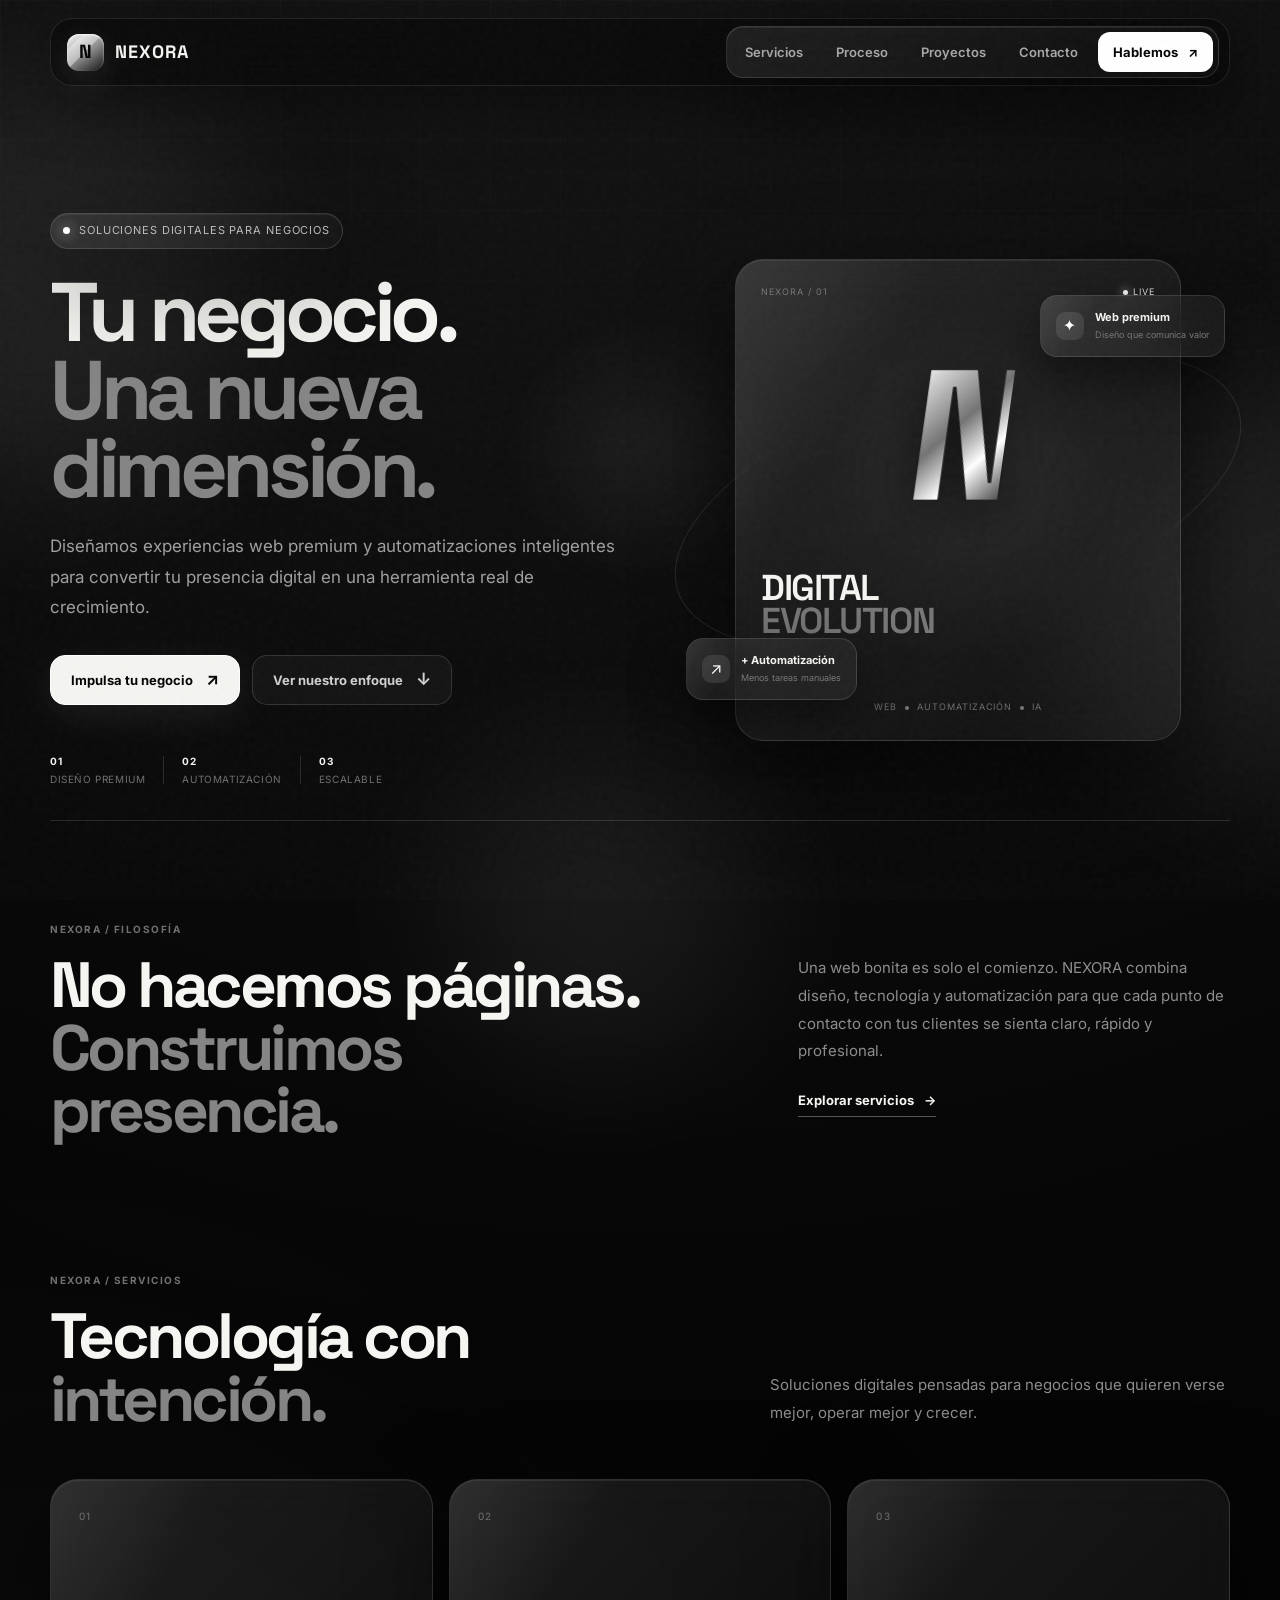
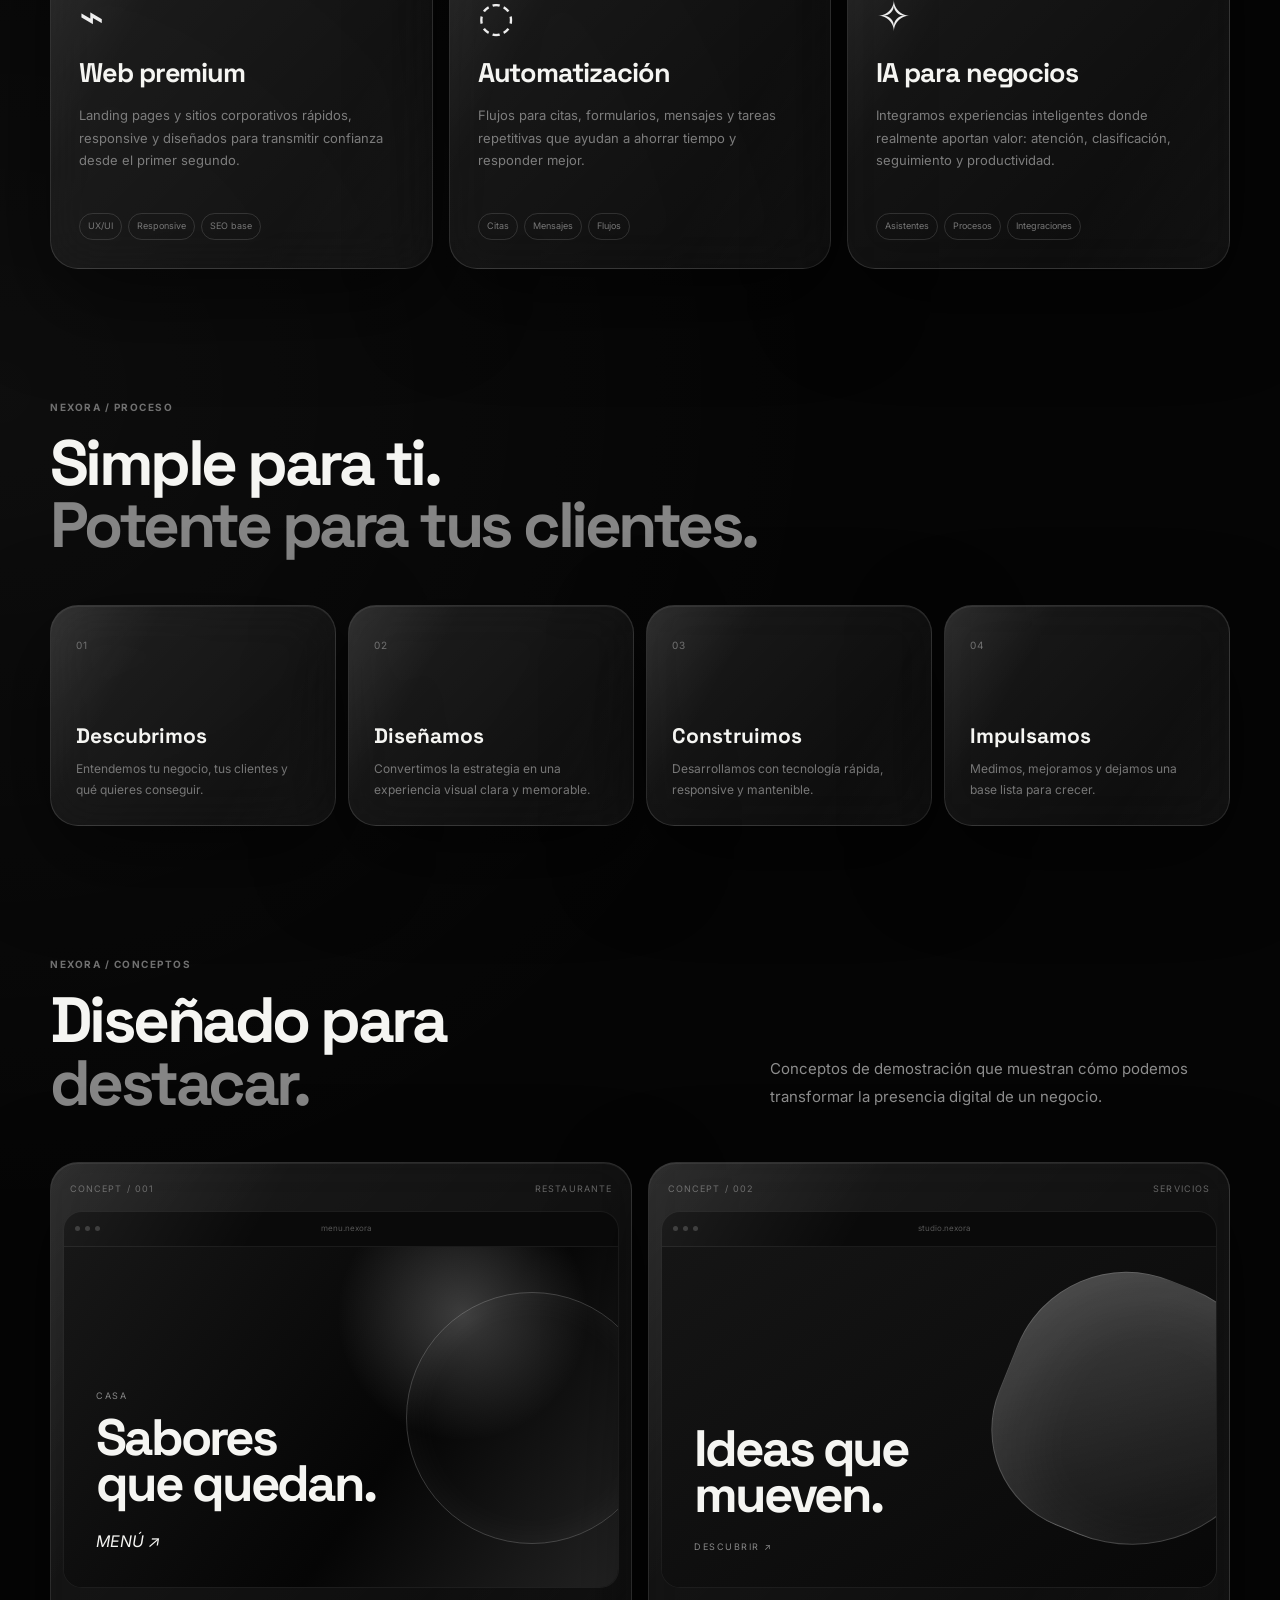
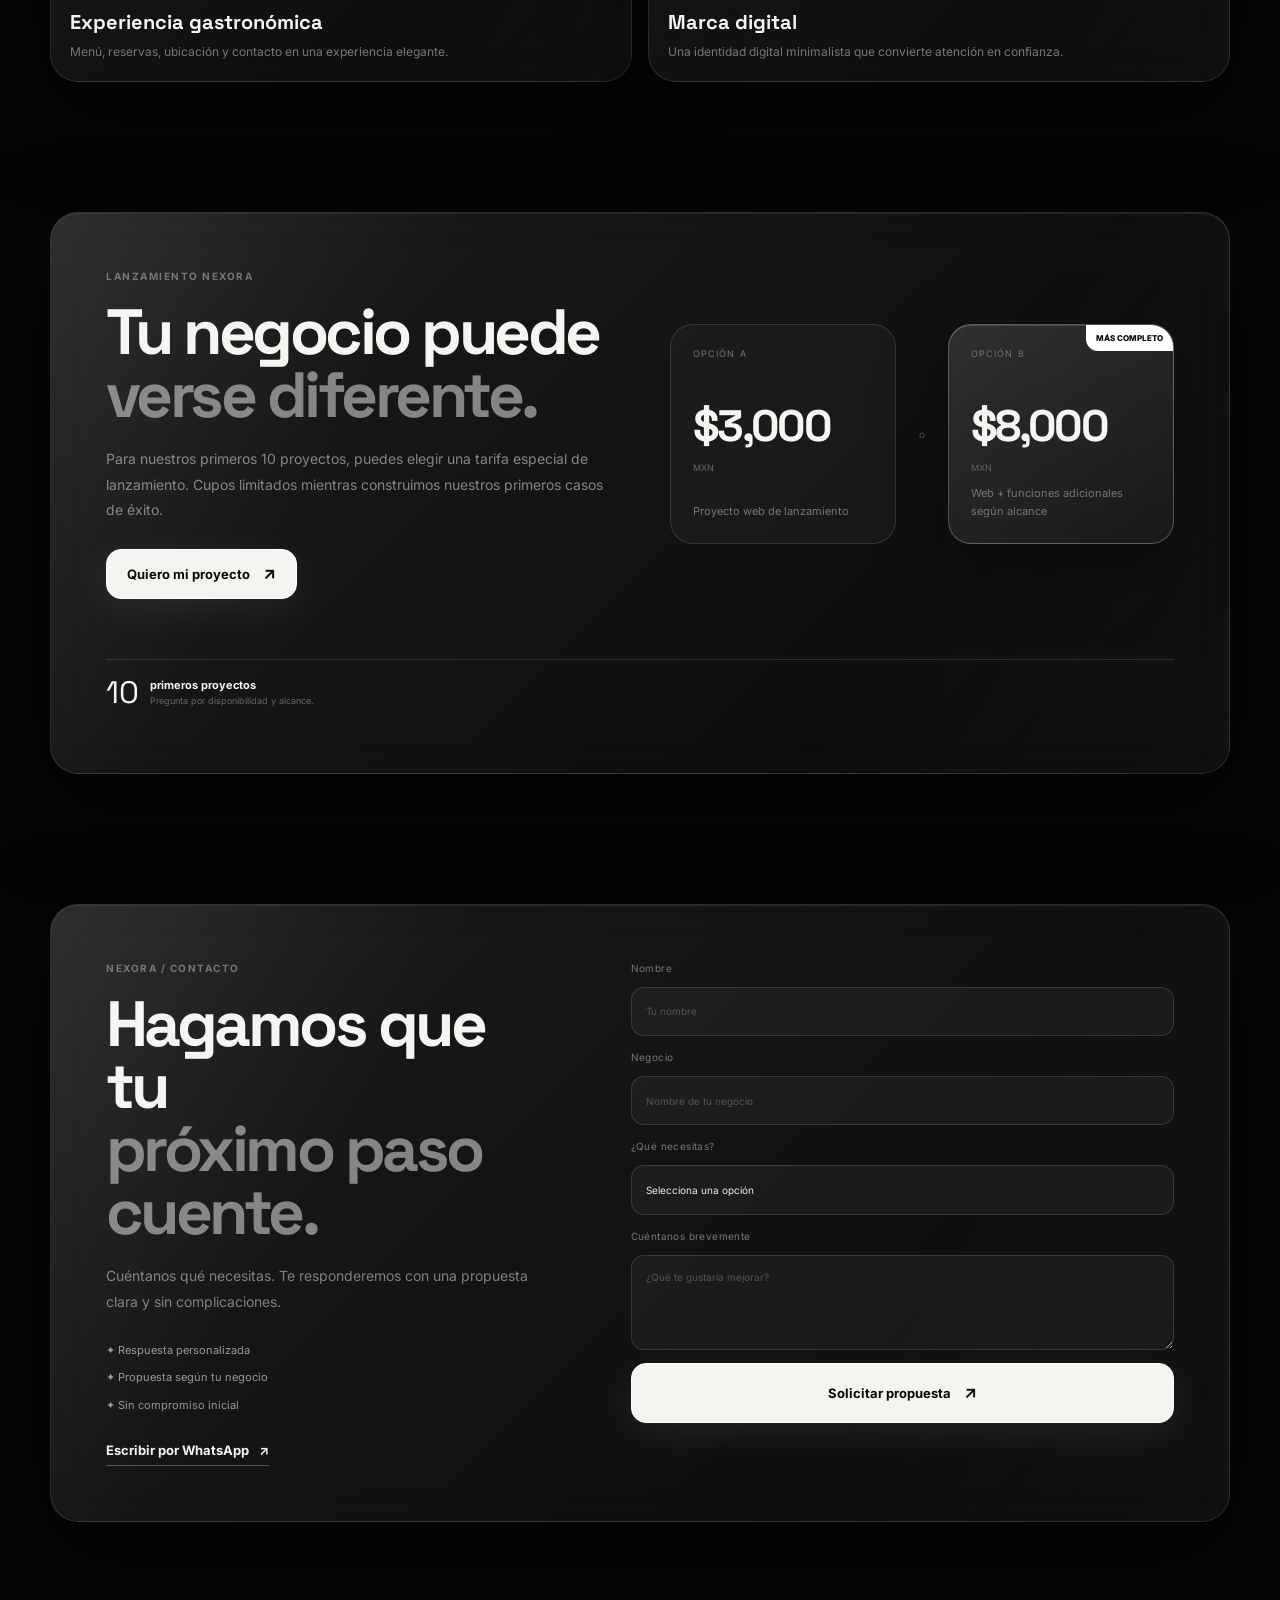
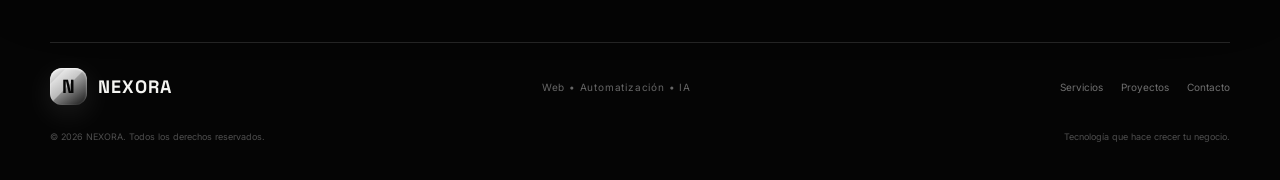
<file: index.html>
<!doctype html>
<html lang="es">
<head>
  <meta charset="utf-8">
  <meta name="viewport" content="width=device-width, initial-scale=1">
  <meta name="description" content="NEXORA — Web, automatización e IA para negocios que quieren crecer.">
  <meta name="theme-color" content="#050505">
  <title>NEXORA — Web • Automatización • IA</title>
  <link rel="stylesheet" href="style.css">
</head>
<body>
  <div class="page-noise" aria-hidden="true"></div>
  <div class="cursor-glow" aria-hidden="true"></div>
  <div class="ambient ambient-one" aria-hidden="true"></div>
  <div class="ambient ambient-two" aria-hidden="true"></div>
  <div class="ambient ambient-three" aria-hidden="true"></div>

  <header class="site-header" id="top">
    <nav class="nav container" aria-label="Navegación principal">
      <a class="brand" href="#top" aria-label="NEXORA inicio"><span class="brand-mark" aria-hidden="true"><span>N</span></span><span class="brand-name">NEXORA</span></a>
      <button class="menu-toggle glass-button" type="button" aria-expanded="false" aria-controls="primary-menu" aria-label="Abrir menú"><span></span><span></span><span></span></button>
      <div class="nav-menu glass-panel" id="primary-menu"><a href="#servicios">Servicios</a><a href="#proceso">Proceso</a><a href="#proyectos">Proyectos</a><a href="#contacto">Contacto</a><a class="nav-cta" href="https://wa.me/528331487993" target="_blank" rel="noopener noreferrer">Hablemos <span>↗</span></a></div>
    </nav>
  </header>

  <main>
    <section class="hero section container" aria-labelledby="hero-title">
      <div class="hero-copy reveal"><div class="eyebrow glass-pill"><span class="status-dot"></span> Soluciones digitales para negocios</div><h1 id="hero-title">Tu negocio.<br><span>Una nueva dimensión.</span></h1><p class="hero-text">Diseñamos experiencias web premium y automatizaciones inteligentes para convertir tu presencia digital en una herramienta real de crecimiento.</p><div class="hero-actions"><a class="button button-primary magnetic" href="https://wa.me/528331487993" target="_blank" rel="noopener noreferrer">Impulsa tu negocio <span>↗</span></a><a class="button button-ghost" href="#proyectos">Ver nuestro enfoque <span>↓</span></a></div><div class="hero-trust"><div class="trust-item"><strong>01</strong><span>Diseño premium</span></div><div class="trust-line"></div><div class="trust-item"><strong>02</strong><span>Automatización</span></div><div class="trust-line"></div><div class="trust-item"><strong>03</strong><span>Escalable</span></div></div></div>
      <div class="hero-visual reveal reveal-delay-2" aria-label="Vista conceptual de NEXORA"><div class="hero-orbit orbit-a"></div><div class="hero-orbit orbit-b"></div><div class="hero-core glass-card tilt-card"><div class="core-top"><span>NEXORA / 01</span><span class="core-live">LIVE</span></div><div class="core-logo">N</div><div class="core-title">DIGITAL<br><span>EVOLUTION</span></div><div class="core-bottom"><span>WEB</span><i></i><span>AUTOMATIZACIÓN</span><i></i><span>IA</span></div></div><div class="floating-card glass-card float-one"><span class="mini-icon">✦</span><div><strong>Web premium</strong><small>Diseño que comunica valor</small></div></div><div class="floating-card glass-card float-two"><span class="mini-icon">↗</span><div><strong>+ Automatización</strong><small>Menos tareas manuales</small></div></div></div>
    </section>

    <section class="section intro-section container reveal" aria-labelledby="intro-title"><div class="section-kicker">NEXORA / FILOSOFÍA</div><div class="intro-grid"><h2 id="intro-title">No hacemos páginas.<br><span>Construimos presencia.</span></h2><div><p>Una web bonita es solo el comienzo. NEXORA combina diseño, tecnología y automatización para que cada punto de contacto con tus clientes se sienta claro, rápido y profesional.</p><a class="text-link" href="#servicios">Explorar servicios <span>→</span></a></div></div></section>

    <section class="section container" id="servicios" aria-labelledby="services-title"><div class="section-heading reveal"><div><div class="section-kicker">NEXORA / SERVICIOS</div><h2 id="services-title">Tecnología con<br><span>intención.</span></h2></div><p>Soluciones digitales pensadas para negocios que quieren verse mejor, operar mejor y crecer.</p></div><div class="services-grid"><article class="service-card glass-card tilt-card reveal"><div class="service-number">01</div><div class="service-icon">⌁</div><h3>Web premium</h3><p>Landing pages y sitios corporativos rápidos, responsive y diseñados para transmitir confianza desde el primer segundo.</p><div class="service-tags"><span>UX/UI</span><span>Responsive</span><span>SEO base</span></div></article><article class="service-card glass-card tilt-card reveal reveal-delay-1"><div class="service-number">02</div><div class="service-icon">◌</div><h3>Automatización</h3><p>Flujos para citas, formularios, mensajes y tareas repetitivas que ayudan a ahorrar tiempo y responder mejor.</p><div class="service-tags"><span>Citas</span><span>Mensajes</span><span>Flujos</span></div></article><article class="service-card glass-card tilt-card reveal reveal-delay-2"><div class="service-number">03</div><div class="service-icon">✧</div><h3>IA para negocios</h3><p>Integramos experiencias inteligentes donde realmente aportan valor: atención, clasificación, seguimiento y productividad.</p><div class="service-tags"><span>Asistentes</span><span>Procesos</span><span>Integraciones</span></div></article></div></section>

    <section class="section process-section container" id="proceso" aria-labelledby="process-title"><div class="section-heading reveal"><div><div class="section-kicker">NEXORA / PROCESO</div><h2 id="process-title">Simple para ti.<br><span>Potente para tus clientes.</span></h2></div></div><div class="process-grid"><article class="process-step glass-card reveal"><span>01</span><h3>Descubrimos</h3><p>Entendemos tu negocio, tus clientes y qué quieres conseguir.</p></article><article class="process-step glass-card reveal reveal-delay-1"><span>02</span><h3>Diseñamos</h3><p>Convertimos la estrategia en una experiencia visual clara y memorable.</p></article><article class="process-step glass-card reveal reveal-delay-2"><span>03</span><h3>Construimos</h3><p>Desarrollamos con tecnología rápida, responsive y mantenible.</p></article><article class="process-step glass-card reveal reveal-delay-3"><span>04</span><h3>Impulsamos</h3><p>Medimos, mejoramos y dejamos una base lista para crecer.</p></article></div></section>

    <section class="section showcase container" id="proyectos" aria-labelledby="projects-title"><div class="showcase-header reveal"><div><div class="section-kicker">NEXORA / CONCEPTOS</div><h2 id="projects-title">Diseñado para<br><span>destacar.</span></h2></div><p>Conceptos de demostración que muestran cómo podemos transformar la presencia digital de un negocio.</p></div><div class="project-grid"><article class="project-card project-restaurant glass-card reveal"><div class="project-top"><span>CONCEPT / 001</span><span>RESTAURANTE</span></div><div class="project-window"><div class="window-bar"><i></i><i></i><i></i><span>menu.nexora</span></div><div class="restaurant-visual"><span>CASA</span><strong>Sabores<br>que quedan.</strong><em>MENÚ ↗</em></div></div><div class="project-info"><h3>Experiencia gastronómica</h3><p>Menú, reservas, ubicación y contacto en una experiencia elegante.</p></div></article><article class="project-card project-business glass-card reveal reveal-delay-1"><div class="project-top"><span>CONCEPT / 002</span><span>SERVICIOS</span></div><div class="project-window"><div class="window-bar"><i></i><i></i><i></i><span>studio.nexora</span></div><div class="business-visual"><div class="b-shape"></div><strong>Ideas que<br>mueven.</strong><em>DESCUBRIR ↗</em></div></div><div class="project-info"><h3>Marca digital</h3><p>Una identidad digital minimalista que convierte atención en confianza.</p></div></article></div></section>

    <section class="promo-section container reveal" aria-labelledby="promo-title"><div class="promo glass-card"><div class="promo-copy"><div class="section-kicker">LANZAMIENTO NEXORA</div><h2 id="promo-title">Tu negocio puede<br><span>verse diferente.</span></h2><p>Para nuestros primeros 10 proyectos, puedes elegir una tarifa especial de lanzamiento. Cupos limitados mientras construimos nuestros primeros casos de éxito.</p><a class="button button-primary magnetic" href="https://wa.me/528331487993" target="_blank" rel="noopener noreferrer">Quiero mi proyecto <span>↗</span></a></div><div class="price-options"><div class="price-card"><small>OPCIÓN A</small><strong>$3,000</strong><span>MXN</span><p>Proyecto web de lanzamiento</p></div><div class="price-divider">o</div><div class="price-card featured"><div class="featured-label">MÁS COMPLETO</div><small>OPCIÓN B</small><strong>$8,000</strong><span>MXN</span><p>Web + funciones adicionales según alcance</p></div></div><div class="promo-note"><span>10</span><div><strong>primeros proyectos</strong><small>Pregunta por disponibilidad y alcance.</small></div></div></div></section>

    <section class="section contact-section container" id="contacto" aria-labelledby="contact-title"><div class="contact glass-card reveal"><div class="contact-copy"><div class="section-kicker">NEXORA / CONTACTO</div><h2 id="contact-title">Hagamos que tu<br><span>próximo paso cuente.</span></h2><p>Cuéntanos qué necesitas. Te responderemos con una propuesta clara y sin complicaciones.</p><div class="contact-points"><span>✦ Respuesta personalizada</span><span>✦ Propuesta según tu negocio</span><span>✦ Sin compromiso inicial</span></div><a class="text-link" href="https://wa.me/528331487993" target="_blank" rel="noopener noreferrer" aria-label="Contactar a NEXORA por WhatsApp">Escribir por WhatsApp <span>↗</span></a></div><form class="contact-form" id="contact-form"><label>Nombre<input type="text" name="name" autocomplete="name" placeholder="Tu nombre" required></label><label>Negocio<input type="text" name="business" autocomplete="organization" placeholder="Nombre de tu negocio" required></label><label>¿Qué necesitas?<select name="service" required><option value="" selected disabled>Selecciona una opción</option><option>Página web</option><option>Automatización</option><option>Web + automatización</option><option>Solución con IA</option></select></label><label>Cuéntanos brevemente<textarea name="message" rows="3" placeholder="¿Qué te gustaría mejorar?"></textarea></label><button class="button button-primary" type="submit">Solicitar propuesta <span>↗</span></button><p class="form-status" id="form-status" role="status" aria-live="polite"></p></form></div></section>
  </main>

  <footer class="footer container"><div class="footer-main"><a class="brand" href="#top" aria-label="NEXORA inicio"><span class="brand-mark" aria-hidden="true"><span>N</span></span><span class="brand-name">NEXORA</span></a><p>Web • Automatización • IA</p><div class="footer-links"><a href="#servicios">Servicios</a><a href="#proyectos">Proyectos</a><a href="#contacto">Contacto</a></div></div><div class="footer-bottom"><span>© <span id="year"></span> NEXORA. Todos los derechos reservados.</span><span>Tecnología que hace crecer tu negocio.</span></div></footer>

  <script src="script.js"></script>
</body>
</html>
</file>
<file: style.css>
@import url('https://fonts.googleapis.com/css2?family=Inter:wght@400;500;600;700;800&family=Space+Grotesk:wght@400;500;600;700&display=swap');

:root {
  --bg: #050505;
  --bg-soft: #0b0b0b;
  --surface: rgba(255,255,255,.055);
  --surface-strong: rgba(255,255,255,.09);
  --line: rgba(255,255,255,.13);
  --line-bright: rgba(255,255,255,.28);
  --text: #f5f5f2;
  --muted: #9a9a9a;
  --muted-2: #6e6e6e;
  --white: #fff;
  --shadow: 0 30px 90px rgba(0,0,0,.55);
  --radius: 28px;
  --container: 1180px;
  --ease: cubic-bezier(.2,.8,.2,1);
}

* { box-sizing: border-box; margin: 0; padding: 0; }
html { scroll-behavior: smooth; }
body {
  min-height: 100vh;
  overflow-x: hidden;
  color: var(--text);
  background:
    radial-gradient(circle at 50% -10%, rgba(255,255,255,.08), transparent 34%),
    radial-gradient(circle at 0% 40%, rgba(255,255,255,.035), transparent 26%),
    var(--bg);
  font-family: Inter, system-ui, sans-serif;
  line-height: 1.6;
}
body::before {
  content: "";
  position: fixed; inset: 0; pointer-events: none; z-index: -2;
  background-image: linear-gradient(rgba(255,255,255,.018) 1px, transparent 1px), linear-gradient(90deg, rgba(255,255,255,.018) 1px, transparent 1px);
  background-size: 70px 70px;
  mask-image: linear-gradient(to bottom, black, transparent 78%);
}
a { color: inherit; text-decoration: none; }
button, input, textarea, select { font: inherit; }
button { color: inherit; }
.container { width: min(var(--container), calc(100% - 48px)); margin-inline: auto; }
.section { padding-top: 130px; }

.page-noise { position: fixed; inset: 0; pointer-events: none; z-index: 50; opacity: .035; background-image: url("data:image/svg+xml,%3Csvg viewBox='0 0 180 180' xmlns='http://www.w3.org/2000/svg'%3E%3Cfilter id='n'%3E%3CfeTurbulence type='fractalNoise' baseFrequency='.85' numOctaves='4' stitchTiles='stitch'/%3E%3C/filter%3E%3Crect width='100%25' height='100%25' filter='url(%23n)' opacity='.8'/%3E%3C/svg%3E"); }
.cursor-glow { position: fixed; width: 320px; height: 320px; border-radius: 50%; pointer-events: none; z-index: -1; background: radial-gradient(circle, rgba(255,255,255,.075), transparent 65%); transform: translate(-50%,-50%); filter: blur(8px); opacity: .8; }
.ambient { position: fixed; width: 420px; height: 420px; border-radius: 50%; pointer-events: none; z-index: -1; filter: blur(90px); opacity: .08; background: #fff; animation: drift 18s ease-in-out infinite alternate; }
.ambient-one { top: 8%; left: -14%; }
.ambient-two { top: 42%; right: -18%; animation-delay: -7s; }
.ambient-three { bottom: -18%; left: 35%; width: 300px; height: 300px; animation-delay: -12s; }
@keyframes drift { to { transform: translate(90px, -55px) scale(1.12); } }

.glass-card, .glass-panel, .glass-pill, .glass-button {
  background: linear-gradient(135deg, rgba(255,255,255,.09), rgba(255,255,255,.025));
  border: 1px solid var(--line);
  box-shadow: inset 0 1px 0 rgba(255,255,255,.07), var(--shadow);
  backdrop-filter: blur(24px) saturate(120%);
  -webkit-backdrop-filter: blur(24px) saturate(120%);
}
.glass-card { border-radius: var(--radius); position: relative; overflow: hidden; }
.glass-card::before { content: ""; position: absolute; inset: 0; pointer-events: none; background: linear-gradient(120deg, rgba(255,255,255,.11), transparent 28%, transparent 70%, rgba(255,255,255,.035)); opacity: .8; }

.site-header { position: fixed; top: 18px; left: 0; right: 0; z-index: 40; }
.nav { height: 68px; display: flex; align-items: center; justify-content: space-between; padding: 8px 10px 8px 16px; border: 1px solid rgba(255,255,255,.1); border-radius: 22px; background: rgba(8,8,8,.66); backdrop-filter: blur(24px); -webkit-backdrop-filter: blur(24px); box-shadow: 0 18px 60px rgba(0,0,0,.38); }
.brand { display: inline-flex; align-items: center; gap: 11px; font-family: 'Space Grotesk', sans-serif; font-weight: 700; letter-spacing: -.03em; }
.brand-mark { width: 37px; height: 37px; display: grid; place-items: center; border-radius: 12px; position: relative; overflow: hidden; background: linear-gradient(145deg, #fff, #8c8c8c 52%, #111); color: #050505; box-shadow: inset 0 1px 2px rgba(255,255,255,.8), 0 8px 30px rgba(255,255,255,.1); }
.brand-mark::after { content: ""; position: absolute; width: 70px; height: 14px; background: rgba(255,255,255,.4); transform: rotate(-45deg); top: 4px; left: -20px; }
.brand-mark span { position: relative; z-index: 1; font-size: 19px; }
.brand-name { font-size: 18px; letter-spacing: .06em; }
.nav-menu { display: flex; align-items: center; gap: 7px; padding: 5px; border-radius: 17px; }
.nav-menu > a:not(.nav-cta) { color: #a8a8a8; font-size: 13px; font-weight: 600; padding: 9px 13px; border-radius: 12px; transition: .3s var(--ease); }
.nav-menu > a:not(.nav-cta):hover, .nav-menu > a:not(.nav-cta):focus-visible { color: #fff; background: rgba(255,255,255,.07); }
.nav-cta { padding: 10px 15px; border-radius: 12px; background: #fff; color: #050505; font-size: 13px; font-weight: 700; transition: transform .3s var(--ease), box-shadow .3s var(--ease); }
.nav-cta span { margin-left: 7px; }
.nav-cta:hover { transform: translateY(-2px); box-shadow: 0 9px 25px rgba(255,255,255,.16); }
.menu-toggle { display: none; width: 45px; height: 45px; border-radius: 14px; align-items: center; justify-content: center; flex-direction: column; gap: 4px; cursor: pointer; }
.menu-toggle span { width: 17px; height: 1.5px; background: #fff; transition: .3s var(--ease); }

.hero { min-height: 820px; padding-top: 180px; display: grid; grid-template-columns: 1.02fr .98fr; align-items: center; gap: 70px; }
.eyebrow, .glass-pill { display: inline-flex; align-items: center; gap: 9px; width: fit-content; padding: 8px 12px; border-radius: 999px; color: #bdbdbd; font-size: 11px; letter-spacing: .08em; text-transform: uppercase; }
.status-dot { width: 7px; height: 7px; border-radius: 50%; background: #fff; box-shadow: 0 0 14px rgba(255,255,255,.8); animation: pulse 2s ease-in-out infinite; }
@keyframes pulse { 50% { opacity: .35; transform: scale(.65); } }
.hero h1 { font-family: 'Space Grotesk', sans-serif; font-size: clamp(54px, 6.5vw, 94px); line-height: .94; letter-spacing: -.065em; margin: 24px 0; max-width: 780px; }
.hero h1 span, h2 span { color: #858585; }
.hero-text { max-width: 610px; color: #9f9f9f; font-size: 17px; line-height: 1.8; }
.hero-actions { display: flex; flex-wrap: wrap; gap: 12px; margin-top: 32px; }
.button { display: inline-flex; align-items: center; justify-content: center; gap: 13px; min-height: 50px; padding: 0 20px; border-radius: 15px; border: 1px solid var(--line); font-size: 13px; font-weight: 700; transition: transform .35s var(--ease), box-shadow .35s var(--ease), background .35s var(--ease); }
.button span { font-size: 17px; transition: transform .3s var(--ease); }
.button:hover span { transform: translate(3px,-3px); }
.button-primary { background: #f4f4f1; color: #050505; border-color: #fff; box-shadow: 0 10px 40px rgba(255,255,255,.08); }
.button-primary:hover { transform: translateY(-3px); box-shadow: 0 16px 45px rgba(255,255,255,.15); }
.button-ghost { color: #d0d0d0; background: rgba(255,255,255,.035); }
.button-ghost:hover { transform: translateY(-3px); background: rgba(255,255,255,.075); border-color: var(--line-bright); }
.hero-trust { display: flex; align-items: center; gap: 18px; margin-top: 48px; max-width: 590px; }
.trust-item { display: grid; gap: 2px; }
.trust-item strong { font-size: 10px; color: #f5f5f5; letter-spacing: .1em; }
.trust-item span { color: #707070; font-size: 10px; text-transform: uppercase; letter-spacing: .06em; white-space: nowrap; }
.trust-line { width: 1px; height: 28px; background: var(--line); }

.hero-visual { min-height: 570px; position: relative; display: grid; place-items: center; perspective: 1200px; }
.hero-core { width: min(480px, 82%); aspect-ratio: 1 / 1.08; padding: 25px; display: flex; flex-direction: column; justify-content: space-between; transform-style: preserve-3d; }
.hero-core::after { content: ""; position: absolute; width: 160px; height: 160px; border-radius: 50%; top: 30%; left: 35%; background: rgba(255,255,255,.12); filter: blur(70px); }
.core-top, .core-bottom { display: flex; align-items: center; justify-content: space-between; color: #6f6f6f; font-size: 9px; letter-spacing: .11em; }
.core-live { color: #eee; display: flex; gap: 5px; align-items: center; }
.core-live::before { content: ""; width: 5px; height: 5px; border-radius: 50%; background: #fff; box-shadow: 0 0 10px #fff; }
.core-logo { position: relative; z-index: 1; align-self: center; font-family: 'Space Grotesk'; font-size: 185px; line-height: .8; font-weight: 700; letter-spacing: -.15em; transform: skew(-8deg); background: linear-gradient(135deg, #fff 0%, #737373 45%, #fff 70%, #343434 100%); -webkit-background-clip: text; background-clip: text; color: transparent; filter: drop-shadow(0 15px 25px rgba(0,0,0,.7)); }
.core-title { position: relative; z-index: 1; font-family: 'Space Grotesk'; font-size: 36px; line-height: .92; letter-spacing: -.04em; font-weight: 600; }
.core-title span { color: #777; }
.core-bottom { gap: 8px; justify-content: center; }
.core-bottom i { width: 4px; height: 4px; background: #777; border-radius: 50%; }
.hero-orbit { position: absolute; border: 1px solid rgba(255,255,255,.11); border-radius: 50%; transform: rotate(-18deg); pointer-events: none; }
.orbit-a { width: 590px; height: 250px; animation: orbit 15s linear infinite; }
.orbit-b { width: 500px; height: 180px; opacity: .5; transform: rotate(28deg); animation: orbitReverse 20s linear infinite; }
@keyframes orbit { to { transform: rotate(342deg); } }
@keyframes orbitReverse { to { transform: rotate(-332deg); } }
.floating-card { position: absolute; display: flex; gap: 11px; align-items: center; padding: 13px 15px; border-radius: 17px; box-shadow: 0 18px 50px rgba(0,0,0,.5); animation: float 5s ease-in-out infinite; }
.floating-card strong, .floating-card small { display: block; }
.floating-card strong { font-size: 11px; }
.floating-card small { color: #777; font-size: 9px; margin-top: 2px; }
.mini-icon { width: 28px; height: 28px; display: grid; place-items: center; border-radius: 9px; background: rgba(255,255,255,.1); color: #fff; }
.float-one { top: 14%; right: 1%; }
.float-two { bottom: 15%; left: 0; animation-delay: -2.2s; }
@keyframes float { 50% { transform: translateY(-12px); } }

.section-kicker { color: #707070; font-size: 10px; letter-spacing: .15em; font-weight: 700; text-transform: uppercase; margin-bottom: 17px; }
.intro-section { border-top: 1px solid var(--line); padding-top: 100px; }
.intro-grid { display: grid; grid-template-columns: 1.2fr .8fr; gap: 100px; }
h2 { font-family: 'Space Grotesk', sans-serif; font-size: clamp(42px, 5vw, 70px); line-height: .98; letter-spacing: -.055em; }
.intro-grid p, .section-heading > p, .showcase-header > p { color: #8d8d8d; font-size: 15px; line-height: 1.85; max-width: 460px; }
.text-link { display: inline-flex; gap: 10px; margin-top: 25px; font-size: 13px; font-weight: 700; border-bottom: 1px solid #555; padding-bottom: 5px; }
.text-link span { transition: transform .3s var(--ease); }
.text-link:hover span { transform: translateX(5px); }

.section-heading, .showcase-header { display: flex; justify-content: space-between; align-items: end; gap: 40px; margin-bottom: 48px; }
.section-heading > p, .showcase-header > p { margin-bottom: 4px; }
.services-grid { display: grid; grid-template-columns: repeat(3, 1fr); gap: 16px; }
.service-card { min-height: 390px; padding: 28px; display: flex; flex-direction: column; transition: transform .5s var(--ease), border-color .5s var(--ease), background .5s var(--ease); }
.service-card:hover { border-color: rgba(255,255,255,.25); background: rgba(255,255,255,.075); }
.tilt-card { transform-style: preserve-3d; }
.service-number { font-size: 10px; color: #686868; letter-spacing: .12em; }
.service-icon { margin-top: 58px; font-size: 42px; color: #eee; height: 52px; }
.service-card h3 { font-family: 'Space Grotesk'; font-size: 27px; letter-spacing: -.04em; margin-top: 17px; }
.service-card p { color: #7d7d7d; font-size: 13px; line-height: 1.75; margin-top: 10px; }
.service-tags { display: flex; flex-wrap: wrap; gap: 6px; margin-top: auto; padding-top: 24px; }
.service-tags span { border: 1px solid var(--line); border-radius: 999px; padding: 5px 8px; color: #777; font-size: 9px; }

.process-grid { display: grid; grid-template-columns: repeat(4, 1fr); gap: 12px; }
.process-step { padding: 25px; min-height: 220px; transition: transform .4s var(--ease), border-color .4s var(--ease); }
.process-step:hover { transform: translateY(-6px); border-color: rgba(255,255,255,.23); }
.process-step > span { color: #6b6b6b; font-size: 10px; letter-spacing: .12em; }
.process-step h3 { font-family: 'Space Grotesk'; font-size: 21px; margin-top: 62px; }
.process-step p { color: #777; font-size: 12px; line-height: 1.7; margin-top: 7px; }

.project-grid { display: grid; grid-template-columns: repeat(2, 1fr); gap: 16px; }
.project-card { padding: 12px; transition: transform .5s var(--ease), border-color .5s var(--ease); }
.project-card:hover { transform: translateY(-7px); border-color: rgba(255,255,255,.22); }
.project-top { display: flex; justify-content: space-between; color: #666; font-size: 9px; letter-spacing: .12em; padding: 7px 7px 14px; }
.project-window { border: 1px solid rgba(255,255,255,.08); border-radius: 19px; overflow: hidden; background: #0a0a0a; }
.window-bar { height: 35px; border-bottom: 1px solid rgba(255,255,255,.07); display: flex; align-items: center; gap: 5px; padding: 0 11px; color: #555; font-size: 8px; }
.window-bar i { width: 5px; height: 5px; border-radius: 50%; background: #333; }
.window-bar span { margin-left: auto; margin-right: auto; transform: translateX(-10px); }
.restaurant-visual, .business-visual { min-height: 340px; padding: 32px; position: relative; display: flex; flex-direction: column; justify-content: flex-end; overflow: hidden; }
.restaurant-visual::before { content: ""; position: absolute; inset: 0; background: radial-gradient(circle at 72% 20%, rgba(255,255,255,.22), transparent 26%), linear-gradient(125deg, #171717, #050505 60%, #232323); }
.restaurant-visual::after { content: ""; position: absolute; width: 250px; height: 250px; border: 1px solid rgba(255,255,255,.2); border-radius: 50%; right: -40px; top: 45px; box-shadow: inset 0 0 40px rgba(255,255,255,.05); }
.restaurant-visual > *, .business-visual > * { position: relative; z-index: 1; }
.restaurant-visual span, .business-visual em { font-size: 9px; letter-spacing: .17em; color: #888; font-style: normal; }
.restaurant-visual strong, .business-visual strong { font-family: 'Space Grotesk'; font-size: clamp(35px, 4vw, 55px); line-height: .9; letter-spacing: -.06em; margin: 12px 0 22px; }
.business-visual { background: linear-gradient(145deg, #151515, #080808); }
.b-shape { position: absolute !important; width: 270px; height: 270px; right: -55px; top: 30px; border-radius: 48% 52% 58% 42%; background: linear-gradient(145deg, rgba(255,255,255,.22), rgba(255,255,255,.02)); border: 1px solid rgba(255,255,255,.2); transform: rotate(22deg); box-shadow: inset 25px 15px 70px rgba(255,255,255,.08); }
.project-info { padding: 18px 7px 8px; }
.project-info h3 { font-family: 'Space Grotesk'; font-size: 20px; }
.project-info p { color: #777; font-size: 12px; margin-top: 4px; }

.promo-section { padding-top: 130px; }
.promo { min-height: 480px; padding: 55px; display: grid; grid-template-columns: 1fr 1fr; gap: 60px; align-items: center; }
.promo-copy p { color: #858585; font-size: 14px; line-height: 1.8; max-width: 500px; margin: 20px 0 27px; }
.price-options { display: grid; grid-template-columns: 1fr 32px 1fr; align-items: center; gap: 10px; }
.price-card { min-height: 220px; border: 1px solid var(--line); border-radius: 23px; padding: 22px; background: rgba(255,255,255,.035); display: flex; flex-direction: column; position: relative; overflow: hidden; }
.price-card.featured { background: linear-gradient(145deg, rgba(255,255,255,.13), rgba(255,255,255,.035)); border-color: rgba(255,255,255,.25); box-shadow: inset 0 1px 0 rgba(255,255,255,.15), 0 25px 70px rgba(0,0,0,.35); }
.price-card small { color: #777; font-size: 9px; letter-spacing: .12em; }
.price-card strong { font-family: 'Space Grotesk'; font-size: 44px; letter-spacing: -.06em; margin-top: 30px; }
.price-card > span { color: #666; font-size: 9px; }
.price-card p { color: #777; font-size: 11px; margin-top: auto; }
.featured-label { position: absolute; top: 0; right: 0; padding: 7px 10px; background: #fff; color: #050505; border-bottom-left-radius: 12px; font-size: 8px; font-weight: 800; }
.price-divider { color: #555; text-align: center; font-size: 10px; }
.promo-note { grid-column: 1 / -1; display: flex; gap: 11px; align-items: center; padding-top: 8px; border-top: 1px solid var(--line); }
.promo-note > span { font-family: 'Space Grotesk'; font-size: 31px; }
.promo-note strong, .promo-note small { display: block; }
.promo-note strong { font-size: 11px; }
.promo-note small { color: #666; font-size: 9px; }

.contact-section { padding-bottom: 120px; }
.contact { padding: 55px; display: grid; grid-template-columns: .9fr 1.1fr; gap: 80px; }
.contact-copy p { color: #818181; max-width: 460px; margin-top: 20px; font-size: 14px; line-height: 1.8; }
.contact-points { display: grid; gap: 10px; margin-top: 28px; color: #999; font-size: 11px; }
.contact-form { display: grid; gap: 13px; }
.contact-form label { display: grid; gap: 6px; color: #777; font-size: 10px; letter-spacing: .04em; }
.contact-form input, .contact-form textarea, .contact-form select { width: 100%; color: #eee; background: rgba(255,255,255,.045); border: 1px solid var(--line); border-radius: 13px; outline: none; padding: 13px 14px; transition: border-color .25s, background .25s, box-shadow .25s; }
.contact-form select { appearance: none; }
.contact-form option { background: #101010; color: #fff; }
.contact-form textarea { resize: vertical; min-height: 90px; }
.contact-form input::placeholder, .contact-form textarea::placeholder { color: #555; }
.contact-form input:focus, .contact-form textarea:focus, .contact-form select:focus { border-color: rgba(255,255,255,.42); background: rgba(255,255,255,.065); box-shadow: 0 0 0 3px rgba(255,255,255,.045); }
.form-status { min-height: 20px; color: #999; font-size: 10px; }

.footer { padding: 0 0 35px; }
.footer-main { padding: 25px 0; border-top: 1px solid var(--line); display: flex; align-items: center; justify-content: space-between; gap: 20px; }
.footer-main > p { color: #666; font-size: 10px; letter-spacing: .08em; }
.footer-links { display: flex; gap: 18px; }
.footer-links a { color: #707070; font-size: 10px; transition: color .25s; }
.footer-links a:hover { color: #fff; }
.footer-bottom { display: flex; justify-content: space-between; gap: 20px; color: #4f4f4f; font-size: 9px; }

.reveal { opacity: 0; transform: translateY(28px); transition: opacity .9s var(--ease), transform .9s var(--ease); }
.reveal-delay-1 { transition-delay: .1s; }
.reveal-delay-2 { transition-delay: .2s; }
.reveal-delay-3 { transition-delay: .3s; }
.reveal.is-visible { opacity: 1; transform: translateY(0); }

@media (max-width: 980px) {
  .hero { grid-template-columns: 1fr; gap: 30px; min-height: auto; }
  .hero-copy { max-width: 750px; }
  .hero-visual { min-height: 560px; }
  .intro-grid, .contact { grid-template-columns: 1fr; gap: 45px; }
  .services-grid { grid-template-columns: 1fr 1fr; }
  .service-card:last-child { grid-column: 1 / -1; min-height: 320px; }
  .process-grid { grid-template-columns: 1fr 1fr; }
  .promo { grid-template-columns: 1fr; }
  .promo-note { grid-column: auto; }
}

@media (max-width: 760px) {
  .container { width: min(var(--container), calc(100% - 28px)); }
  .site-header { top: 10px; }
  .nav { height: 62px; padding-left: 11px; }
  .menu-toggle { display: flex; }
  .nav-menu { position: absolute; top: 72px; left: 0; right: 0; display: grid; gap: 5px; padding: 8px; opacity: 0; visibility: hidden; transform: translateY(-8px) scale(.98); transition: .3s var(--ease); }
  .nav-menu.open { opacity: 1; visibility: visible; transform: translateY(0) scale(1); }
  .nav-menu > a:not(.nav-cta), .nav-cta { padding: 13px 14px; }
  .menu-toggle[aria-expanded="true"] span:nth-child(1) { transform: translateY(5.5px) rotate(45deg); }
  .menu-toggle[aria-expanded="true"] span:nth-child(2) { opacity: 0; }
  .menu-toggle[aria-expanded="true"] span:nth-child(3) { transform: translateY(-5.5px) rotate(-45deg); }
  .section { padding-top: 90px; }
  .hero { padding-top: 140px; }
  .hero h1 { font-size: clamp(50px, 15vw, 78px); }
  .hero-text { font-size: 15px; }
  .hero-trust { gap: 10px; justify-content: space-between; }
  .trust-line { height: 20px; }
  .trust-item span { font-size: 8px; }
  .hero-visual { min-height: 450px; }
  .hero-core { width: 88%; }
  .core-logo { font-size: 135px; }
  .core-title { font-size: 28px; }
  .float-one { right: -2px; top: 8%; }
  .float-two { left: -3px; bottom: 8%; }
  .floating-card { padding: 10px; }
  .floating-card strong { font-size: 9px; }
  .floating-card small { font-size: 7px; }
  .intro-grid { gap: 25px; }
  .section-heading, .showcase-header { display: block; }
  .section-heading > p, .showcase-header > p { margin-top: 18px; }
  .services-grid, .project-grid, .process-grid { grid-template-columns: 1fr; }
  .service-card:last-child { grid-column: auto; min-height: 390px; }
  .process-step { min-height: 190px; }
  .process-step h3 { margin-top: 45px; }
  .restaurant-visual, .business-visual { min-height: 290px; }
  .promo { padding: 28px 20px; gap: 35px; }
  .price-options { grid-template-columns: 1fr; }
  .price-divider { display: none; }
  .price-card { min-height: 190px; }
  .contact { padding: 28px 20px; gap: 35px; }
  .footer-main, .footer-bottom { flex-direction: column; align-items: flex-start; }
}

@media (prefers-reduced-motion: reduce) {
  *, *::before, *::after { scroll-behavior: auto !important; animation-duration: .01ms !important; animation-iteration-count: 1 !important; transition-duration: .01ms !important; }
  .cursor-glow { display: none; }
}
</file>
